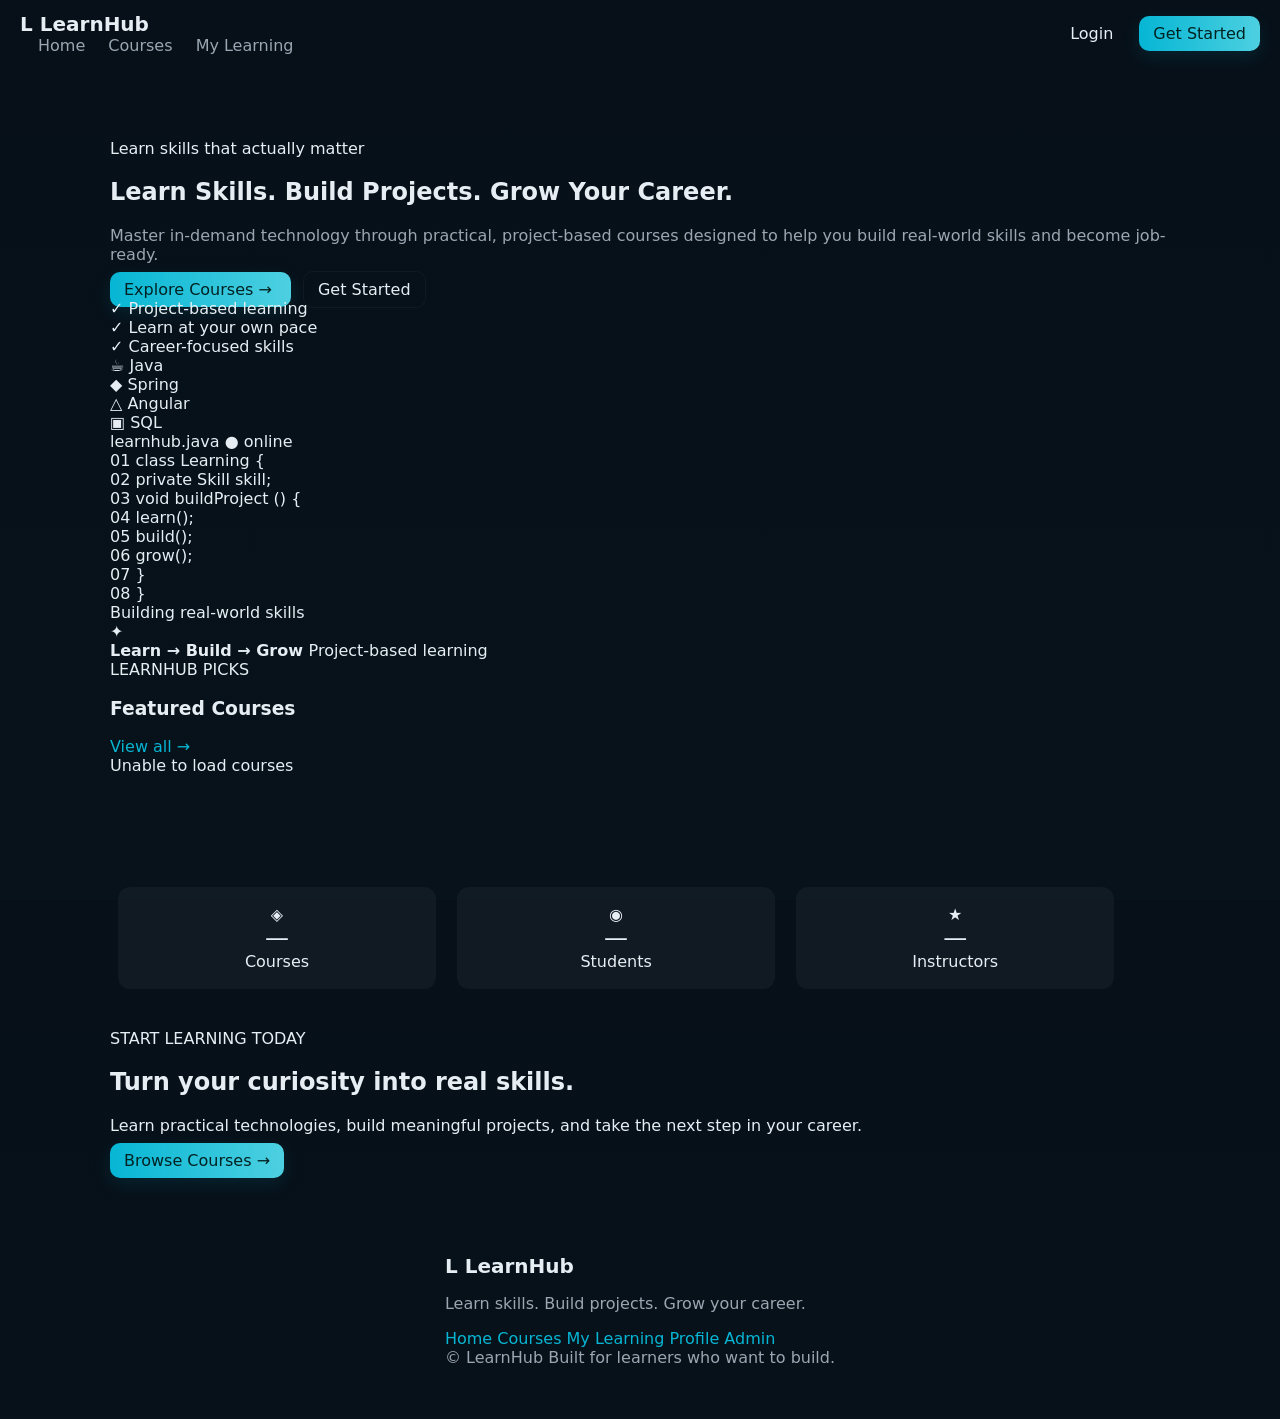
<file: frontend/index.html>
<!doctype html>
<html lang="en">

<head>
  <meta charset="utf-8" />

  <meta
    name="viewport"
    content="width=device-width, initial-scale=1"
  />

  <title>LearnHub — Learn. Build. Grow.</title>

  <meta
    name="description"
    content="LearnHub — project-based developer courses designed to build real-world skills."
  />

  <link rel="stylesheet" href="css/global.css" />
  <link rel="stylesheet" href="css/home.css" />
</head>


<body>

  <div id="app">

    <!-- =================================================
         NAVIGATION
    ================================================== -->

    <header class="nav">

      <div class="nav-left">

        <a
          href="index.html"
          class="logo"
          aria-label="LearnHub Home"
        >
          <span class="logo-mark">L</span>
          <span class="logo-text">LearnHub</span>
        </a>


        <nav
          class="links"
          aria-label="Main navigation"
        >

          <a
            href="index.html"
            class="active"
          >
            Home
          </a>

          <a href="pages/courses.html">
            Courses
          </a>

          <a
            id="nav-my-learning"
            href="pages/my-learning.html"
          >
            My Learning
          </a>

        </nav>

      </div>


      <!--
        IMPORTANT:
        js/app.js dynamically populates this area.
        DO NOT REMOVE THIS ID.
      -->

      <div
        class="nav-right"
        id="nav-auth-area"
        aria-label="Authentication area"
      ></div>

    </header>


    <!-- =================================================
         MAIN CONTENT
    ================================================== -->

    <main>


      <!-- =================================================
           HERO SECTION
      ================================================= -->

      <section class="hero">

        <div class="container hero-layout">


          <!-- =================================================
               HERO CONTENT
          ================================================= -->

          <div class="hero-content">

            <div class="hero-badge">

              <span class="badge-dot"></span>

              Learn skills that actually matter

            </div>


            <h1>

              Learn Skills.

              <span class="hero-highlight">
                Build Projects.
              </span>

              Grow Your Career.

            </h1>


            <p class="lead">

              Master in-demand technology through practical,
              project-based courses designed to help you build
              real-world skills and become job-ready.

            </p>


            <div class="hero-actions">

              <a
                class="btn primary"
                href="pages/courses.html"
              >
                Explore Courses

                <span class="btn-arrow">
                  →
                </span>

              </a>


              <a
                class="btn ghost"
                href="pages/register.html"
              >
                Get Started
              </a>

            </div>


            <!-- Learning benefits -->

            <div class="hero-features">

              <div class="hero-feature">

                <span class="feature-icon">
                  ✓
                </span>

                <span>
                  Project-based learning
                </span>

              </div>


              <div class="hero-feature">

                <span class="feature-icon">
                  ✓
                </span>

                <span>
                  Learn at your own pace
                </span>

              </div>


              <div class="hero-feature">

                <span class="feature-icon">
                  ✓
                </span>

                <span>
                  Career-focused skills
                </span>

              </div>

            </div>

          </div>


          <!-- =================================================
               HERO VISUAL
               
               IMPORTANT:
               This replaces the old fake "Your Learning"
               progress card.
          ================================================== -->

          <div class="hero-illustration">

            <div class="hero-glow glow-one"></div>

            <div class="hero-glow glow-two"></div>


            <!-- =================================================
                 ANIMATED DEVELOPER VISUAL
            ================================================== -->

            <div class="developer-visual">


              <!-- Animated orbit rings -->

              <div class="orbit orbit-one"></div>

              <div class="orbit orbit-two"></div>

              <div class="orbit orbit-three"></div>


              <!-- Floating technology badges -->

              <div class="tech-badge badge-java">

                <span>
                  ☕
                </span>

                Java

              </div>


              <div class="tech-badge badge-spring">

                <span>
                  ◆
                </span>

                Spring

              </div>


              <div class="tech-badge badge-angular">

                <span>
                  △
                </span>

                Angular

              </div>


              <div class="tech-badge badge-sql">

                <span>
                  ▣
                </span>

                SQL

              </div>


              <!-- =================================================
                   MAIN CODE WINDOW
              ================================================== -->

              <div class="code-window">


                <!-- Window header -->

                <div class="code-window-header">

                  <div class="window-dots">

                    <span></span>

                    <span></span>

                    <span></span>

                  </div>


                  <span class="window-title">
                    learnhub.java
                  </span>


                  <span class="window-status">
                    ● online
                  </span>

                </div>


                <!-- Code -->

                <div class="code-content">


                  <div class="code-line">

                    <span class="line-number">
                      01
                    </span>

                    <span class="code-keyword">
                      class
                    </span>

                    <span class="code-class">
                      Learning
                    </span>

                    <span>
                      {
                    </span>

                  </div>


                  <div class="code-line">

                    <span class="line-number">
                      02
                    </span>

                    <span class="indent"></span>

                    <span class="code-keyword">
                      private
                    </span>

                    <span class="code-type">
                      Skill
                    </span>

                    <span>
                      skill;
                    </span>

                  </div>


                  <div class="code-line">

                    <span class="line-number">
                      03
                    </span>

                    <span class="indent"></span>

                    <span class="code-keyword">
                      void
                    </span>

                    <span class="code-method">
                      buildProject
                    </span>

                    <span>
                      () {
                    </span>

                  </div>


                  <div class="code-line">

                    <span class="line-number">
                      04
                    </span>

                    <span class="indent double"></span>

                    <span class="code-text">
                      learn();
                    </span>

                  </div>


                  <div class="code-line">

                    <span class="line-number">
                      05
                    </span>

                    <span class="indent double"></span>

                    <span class="code-text">
                      build();
                    </span>

                  </div>


                  <div class="code-line">

                    <span class="line-number">
                      06
                    </span>

                    <span class="indent double"></span>

                    <span class="code-text">
                      grow();
                    </span>

                  </div>


                  <div class="code-line">

                    <span class="line-number">
                      07
                    </span>

                    <span class="indent"></span>

                    <span>
                      }
                    </span>

                  </div>


                  <div class="code-line">

                    <span class="line-number">
                      08
                    </span>

                    <span>
                      }
                    </span>

                  </div>

                </div>


                <!-- Code footer -->

                <div class="code-footer">

                  <div class="code-progress">

                    <span></span>
                    <span></span>
                    <span></span>
                    <span></span>
                    <span></span>

                  </div>


                  <span class="code-footer-text">
                    Building real-world skills
                  </span>

                </div>

              </div>


              <!-- Small floating learning message -->

              <div class="floating-learning-card">

                <span class="floating-icon">
                  ✦
                </span>


                <div>

                  <strong>
                    Learn → Build → Grow
                  </strong>

                  <span>
                    Project-based learning
                  </span>

                </div>

              </div>

            </div>


            <!-- =================================================
                 FEATURED COURSES
                 
                 IMPORTANT:
                 js/home.js populates this element.
            ================================================== -->

            <div class="featured-card">


              <div class="featured-header">

                <div>

                  <span class="eyebrow">
                    LEARNHUB PICKS
                  </span>

                  <h3>
                    Featured Courses
                  </h3>

                </div>


                <a
                  href="pages/courses.html"
                >
                  View all →
                </a>

              </div>


              <!--
                IMPORTANT:
                js/home.js dynamically populates this.
                DO NOT REMOVE THIS ID.
              -->

              <div
                id="featured-courses"
                class="course-grid"
              ></div>

            </div>

          </div>

        </div>

      </section>


      <!-- =================================================
           PLATFORM STATS
           
           IMPORTANT:
           Existing IDs are preserved because home.js
           updates these values.
      ================================================== -->

      <section
        class="stats-section"
        aria-label="LearnHub statistics"
      >

        <div class="container">

          <div
            class="cards"
            id="home-stats"
          >


            <!-- Courses -->

            <div class="stat">

              <div class="stat-icon">
                ◈
              </div>


              <div class="stat-content">

                <div
                  class="stat-value"
                  id="stat-courses"
                >
                  —
                </div>

                <div class="stat-label">
                  Courses
                </div>

              </div>

            </div>


            <!-- Students -->

            <div class="stat">

              <div class="stat-icon">
                ◉
              </div>


              <div class="stat-content">

                <div
                  class="stat-value"
                  id="stat-students"
                >
                  —
                </div>

                <div class="stat-label">
                  Students
                </div>

              </div>

            </div>


            <!-- Instructors -->

            <div class="stat">

              <div class="stat-icon">
                ★
              </div>


              <div class="stat-content">

                <div
                  class="stat-value"
                  id="stat-instructors"
                >
                  —
                </div>

                <div class="stat-label">
                  Instructors
                </div>

              </div>

            </div>

          </div>

        </div>

      </section>


      <!-- =================================================
           CALL TO ACTION
      ================================================== -->

      <section class="container cta-section">

        <div class="cta-card">


          <div class="cta-content">

            <span class="eyebrow">
              START LEARNING TODAY
            </span>


            <h2>
              Turn your curiosity into real skills.
            </h2>


            <p>

              Learn practical technologies, build meaningful
              projects, and take the next step in your career.

            </p>

          </div>


          <a
            href="pages/courses.html"
            class="btn primary"
          >

            Browse Courses

            <span class="btn-arrow">
              →
            </span>

          </a>

        </div>

      </section>

    </main>


    <!-- =================================================
         FOOTER
    ================================================== -->

    <footer class="footer">

      <div class="container footer-inner">


        <div class="footer-brand">

          <a
            href="index.html"
            class="logo"
          >

            <span class="logo-mark">
              L
            </span>

            <span class="logo-text">
              LearnHub
            </span>

          </a>


          <p>
            Learn skills. Build projects. Grow your career.
          </p>

        </div>


        <div class="footer-links">

          <a href="index.html">
            Home
          </a>

          <a href="pages/courses.html">
            Courses
          </a>

          <a href="pages/my-learning.html">
            My Learning
          </a>

          <a href="pages/profile.html">
            Profile
          </a>

          <a href="pages/admin.html">
            Admin
          </a>

        </div>


        <div class="footer-bottom">

          <span>
            © LearnHub
          </span>

          <span>
            Built for learners who want to build.
          </span>

        </div>

      </div>

    </footer>

  </div>


  <!-- =================================================
       JAVASCRIPT
       DO NOT CHANGE
  ================================================== -->

  <script src="js/api.js"></script>

  <script src="js/app.js"></script>

  <script src="js/home.js"></script>

</body>

</html>
</file>
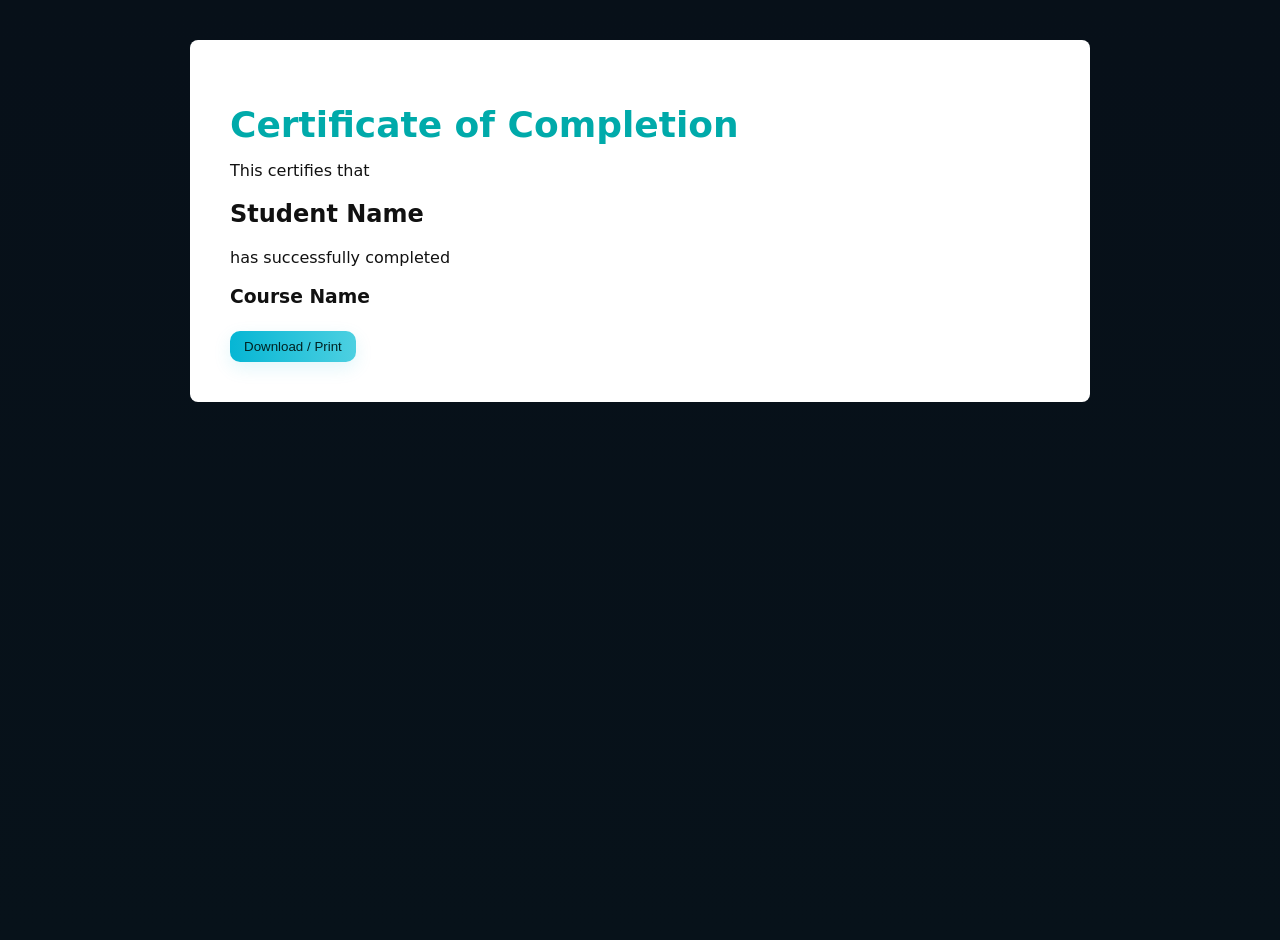
<file: frontend/pages/certificate.html>
<!doctype html>
<html lang="en">
<head>
  <meta charset="utf-8" />
  <meta name="viewport" content="width=device-width,initial-scale=1" />
  <title>Certificate — LearnHub</title>
  <link rel="stylesheet" href="../css/global.css" />
  <style>
    /* simple print-friendly certificate */
    .certificate { max-width:900px; margin:40px auto; padding:40px; background:#fff; color:#111; border-radius:8px; }
    .certificate h1{ font-size:36px; margin-bottom:10px; color:#0aa; }
    .certificate .meta{ margin-top:24px; font-size:18px; }
    @media print { body { background: none; } }
  </style>
</head>
<body>
  <div class="container">
    <div class="certificate" id="certificate">
      <h1>Certificate of Completion</h1>
      <p>This certifies that</p>
      <h2 id="cert-fullname">Student Name</h2>
      <p>has successfully completed</p>
      <h3 id="cert-course">Course Name</h3>
      <div class="meta"><span id="cert-date"></span></div>
      <div style="margin-top:20px"><button onclick="window.print()" class="btn primary">Download / Print</button></div>
    </div>
  </div>

  <script src="../js/api.js"></script>
  <script src="../js/app.js"></script>
  <script src="../js/certificate.js"></script>
</body>
</html>
</file>
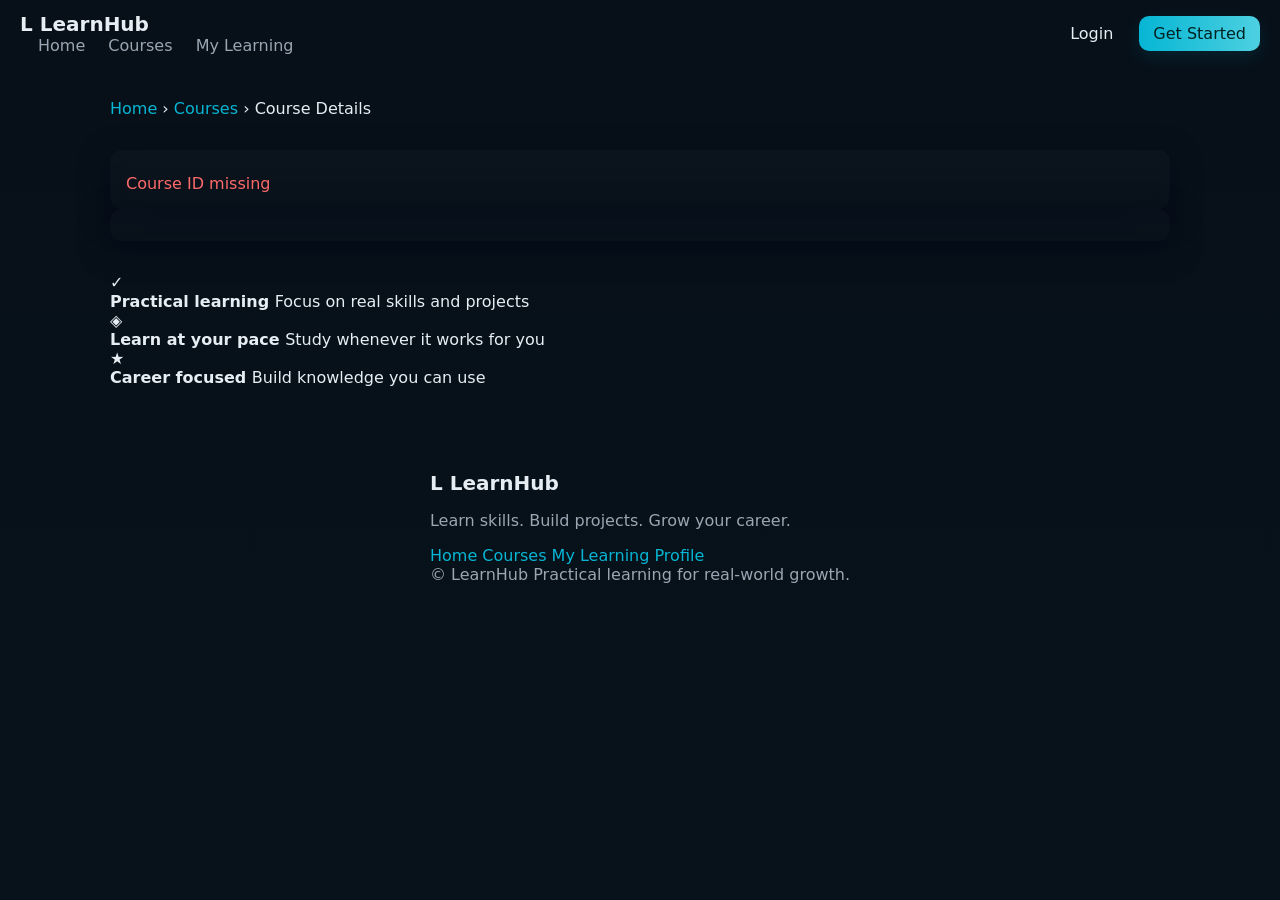
<file: frontend/pages/course-details.html>
<!doctype html>
<html lang="en">
<head>
  <meta charset="utf-8" />
  <meta
    name="viewport"
    content="width=device-width, initial-scale=1"
  />

  <title>Course Details — LearnHub</title>

  <meta
    name="description"
    content="View course details, curriculum and start learning with LearnHub."
  />

  <link rel="stylesheet" href="../css/global.css" />
  <link rel="stylesheet" href="../css/courses.css" />
</head>

<body>

  <div id="app">

    <!-- =========================
         NAVIGATION
    ========================== -->
    <header class="nav">

      <div class="nav-left">

        <a
          href="../index.html"
          class="logo"
          aria-label="LearnHub Home"
        >
          <span class="logo-mark">L</span>
          <span class="logo-text">LearnHub</span>
        </a>

        <nav
          class="links"
          aria-label="Main navigation"
        >
          <a href="../index.html">
            Home
          </a>

          <a
            href="courses.html"
            class="active"
          >
            Courses
          </a>

          <a href="my-learning.html">
            My Learning
          </a>
        </nav>

      </div>

      <!-- Populated by js/app.js -->
      <div
        class="nav-right"
        id="nav-auth-area"
        aria-label="Authentication area"
      ></div>

    </header>


    <!-- =========================
         COURSE DETAIL PAGE
    ========================== -->

    <main class="course-detail-page">

      <!-- Breadcrumb -->
      <div class="container course-breadcrumb">

        <a href="../index.html">
          Home
        </a>

        <span>›</span>

        <a href="courses.html">
          Courses
        </a>

        <span>›</span>

        <span class="breadcrumb-current">
          Course Details
        </span>

      </div>


      <!-- Main Course Area -->
      <section class="container course-detail">

        <!-- Main course information -->
        <div
          id="course-card"
          class="card glass"
        ></div>


        <!-- Course actions -->
        <aside
          id="course-actions"
          class="card glass"
          aria-label="Course actions"
        ></aside>

      </section>


      <!-- Supporting Information -->
      <section class="container course-info-section">

        <div class="course-info-grid">

          <div class="info-item">

            <span class="info-icon">
              ✓
            </span>

            <div>
              <strong>
                Practical learning
              </strong>

              <span>
                Focus on real skills and projects
              </span>
            </div>

          </div>


          <div class="info-item">

            <span class="info-icon">
              ◈
            </span>

            <div>
              <strong>
                Learn at your pace
              </strong>

              <span>
                Study whenever it works for you
              </span>
            </div>

          </div>


          <div class="info-item">

            <span class="info-icon">
              ★
            </span>

            <div>
              <strong>
                Career focused
              </strong>

              <span>
                Build knowledge you can use
              </span>
            </div>

          </div>

        </div>

      </section>

    </main>


    <!-- =========================
         FOOTER
    ========================== -->

    <footer class="footer">

      <div class="container footer-inner">

        <div class="footer-brand">

          <a
            href="../index.html"
            class="logo"
          >
            <span class="logo-mark">L</span>
            <span class="logo-text">LearnHub</span>
          </a>

          <p>
            Learn skills. Build projects. Grow your career.
          </p>

        </div>


        <div class="footer-links">

          <a href="../index.html">
            Home
          </a>

          <a href="courses.html">
            Courses
          </a>

          <a href="my-learning.html">
            My Learning
          </a>

          <a href="profile.html">
            Profile
          </a>

        </div>


        <div class="footer-bottom">

          <span>
            © LearnHub
          </span>

          <span>
            Practical learning for real-world growth.
          </span>

        </div>

      </div>

    </footer>

  </div>


  <!-- =========================
       JAVASCRIPT
       DO NOT REMOVE
  ========================== -->

  <script src="../js/api.js"></script>
  <script src="../js/app.js"></script>
  <script src="../js/course-details.js"></script>

</body>
</html>
</file>
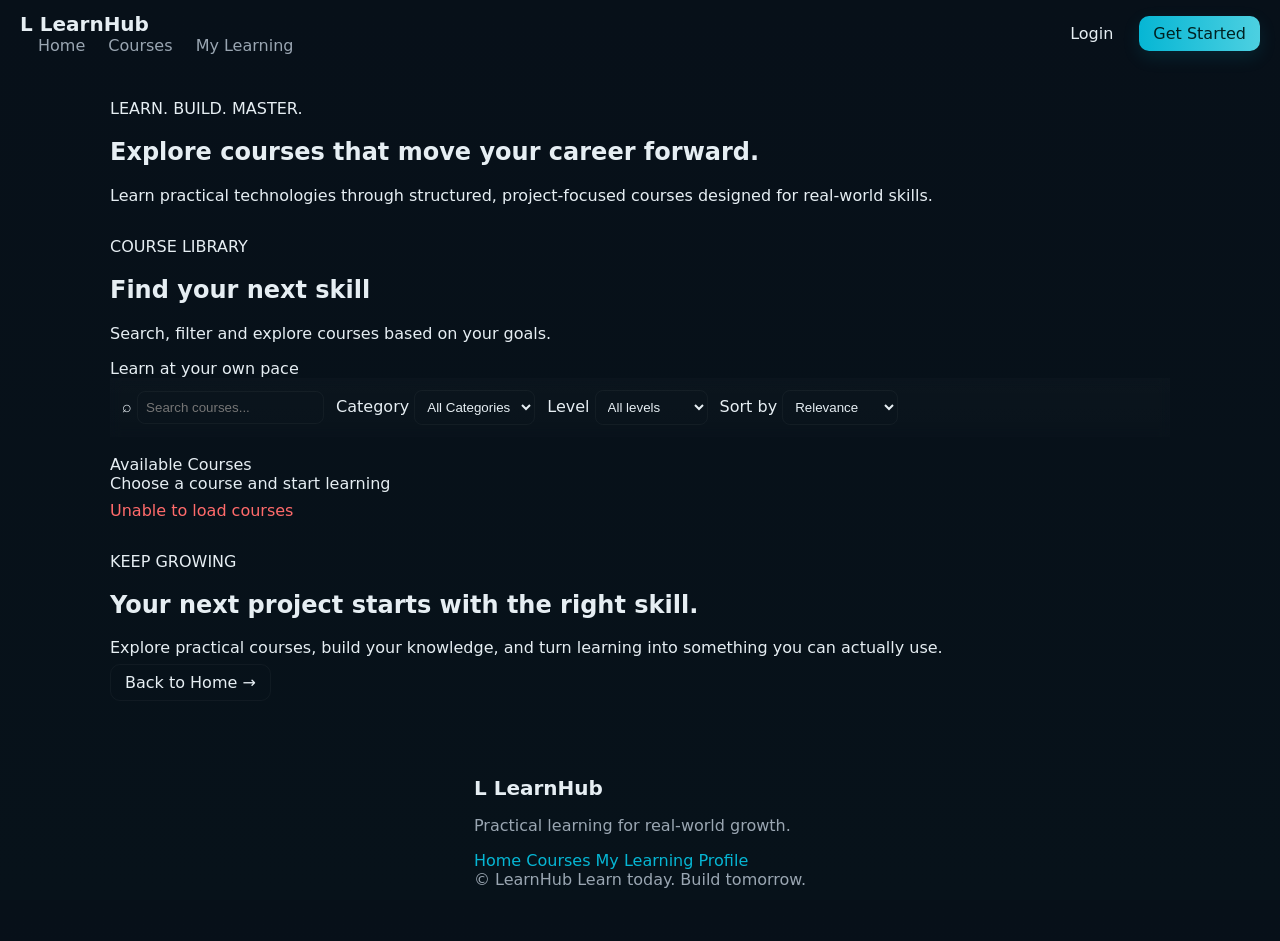
<file: frontend/pages/courses.html>
<!doctype html>
<html lang="en">
<head>
  <meta charset="utf-8" />
  <meta name="viewport" content="width=device-width, initial-scale=1" />

  <title>Courses — LearnHub</title>

  <meta
    name="description"
    content="Explore project-based technology courses on LearnHub."
  />

  <link rel="stylesheet" href="../css/global.css" />
  <link rel="stylesheet" href="../css/courses.css" />
</head>

<body>

  <div id="app">

    <!-- =========================
         NAVIGATION
    ========================== -->
    <header class="nav">

      <div class="nav-left">

        <a
          href="../index.html"
          class="logo"
          aria-label="LearnHub Home"
        >
          <span class="logo-mark">L</span>
          <span class="logo-text">LearnHub</span>
        </a>

        <nav
          class="links"
          aria-label="Main navigation"
        >
          <a href="../index.html">
            Home
          </a>

          <a href="courses.html" class="active">
            Courses
          </a>

          <a href="my-learning.html">
            My Learning
          </a>
        </nav>

      </div>

      <!-- Populated by js/app.js -->
      <div
        class="nav-right"
        id="nav-auth-area"
        aria-label="Authentication area"
      ></div>

    </header>


    <!-- =========================
         MAIN CONTENT
    ========================== -->
    <main>

      <!-- =========================
           COURSE HERO
      ========================== -->
      <section class="courses-hero">

        <div class="container">

          <div class="courses-hero-content">

            <span class="eyebrow">
              LEARN. BUILD. MASTER.
            </span>

            <h1>
              Explore courses that
              <span>move your career forward.</span>
            </h1>

            <p>
              Learn practical technologies through structured,
              project-focused courses designed for real-world skills.
            </p>

          </div>

        </div>

      </section>


      <!-- =========================
           COURSE EXPLORER
      ========================== -->
      <section class="container courses-section">

        <div class="courses-heading">

          <div>
            <span class="section-label">
              COURSE LIBRARY
            </span>

            <h2>
              Find your next skill
            </h2>

            <p>
              Search, filter and explore courses based on your goals.
            </p>
          </div>

          <div class="course-count-badge">
            <span class="count-dot"></span>
            Learn at your own pace
          </div>

        </div>


        <!-- =========================
             FILTER BAR
        ========================== -->
        <section
          class="filters glass"
          aria-label="Course filters"
        >

          <div class="filter-search">

            <span
              class="filter-icon"
              aria-hidden="true"
            >
              ⌕
            </span>

            <!-- IMPORTANT: keep this ID -->
            <input
              id="search-input"
              type="search"
              placeholder="Search courses..."
              autocomplete="off"
            />

          </div>


          <div class="filter-group">

            <label for="filter-category">
              Category
            </label>

            <!-- IMPORTANT: keep this ID -->
            <select id="filter-category">
              <option value="">
                All Categories
              </option>
            </select>

          </div>


          <div class="filter-group">

            <label for="filter-level">
              Level
            </label>

            <!-- IMPORTANT: keep this ID -->
            <select id="filter-level">

              <option value="">
                All levels
              </option>

              <option value="Beginner">
                Beginner
              </option>

              <option value="Intermediate">
                Intermediate
              </option>

              <option value="Advanced">
                Advanced
              </option>

            </select>

          </div>


          <div class="filter-group">

            <label for="sort-by">
              Sort by
            </label>

            <!-- IMPORTANT: keep this ID -->
            <select id="sort-by">

              <option value="relevance">
                Relevance
              </option>

              <option value="new">
                Newest
              </option>

              <option value="popular">
                Most popular
              </option>

            </select>

          </div>

        </section>


        <!-- =========================
             COURSE RESULTS HEADER
        ========================== -->
        <div class="results-header">

          <div class="results-title">
            <span class="results-accent"></span>

            <span>
              Available Courses
            </span>
          </div>

          <div class="results-helper">
            Choose a course and start learning
          </div>

        </div>


        <!-- =========================
             COURSE LIST
        ========================== -->

        <!-- IMPORTANT:
             js/courses.js populates this element.
             Keep this ID unchanged.
        -->
        <section
          id="courses-list"
          class="course-grid"
          aria-live="polite"
        ></section>

      </section>


      <!-- =========================
           BOTTOM CTA
      ========================== -->
      <section class="container course-cta-section">

        <div class="course-cta">

          <div class="cta-decoration">
            <span></span>
            <span></span>
            <span></span>
          </div>

          <div class="course-cta-content">

            <span class="eyebrow">
              KEEP GROWING
            </span>

            <h2>
              Your next project starts with the right skill.
            </h2>

            <p>
              Explore practical courses, build your knowledge,
              and turn learning into something you can actually use.
            </p>

          </div>

          <a
            href="../index.html"
            class="btn ghost"
          >
            Back to Home
            <span class="btn-arrow">→</span>
          </a>

        </div>

      </section>

    </main>


    <!-- =========================
         FOOTER
    ========================== -->
    <footer class="footer">

      <div class="container footer-inner">

        <div class="footer-brand">

          <a
            href="../index.html"
            class="logo"
          >
            <span class="logo-mark">L</span>
            <span class="logo-text">LearnHub</span>
          </a>

          <p>
            Practical learning for real-world growth.
          </p>

        </div>


        <div class="footer-links">

          <a href="../index.html">
            Home
          </a>

          <a href="courses.html">
            Courses
          </a>

          <a href="my-learning.html">
            My Learning
          </a>

          <a href="profile.html">
            Profile
          </a>

        </div>


        <div class="footer-bottom">

          <span>
            © LearnHub
          </span>

          <span>
            Learn today. Build tomorrow.
          </span>

        </div>

      </div>

    </footer>

  </div>


  <!-- =========================
       JAVASCRIPT
       DO NOT REMOVE
  ========================== -->

  <script src="../js/api.js"></script>
  <script src="../js/app.js"></script>
  <script src="../js/courses.js"></script>

</body>
</html>
</file>
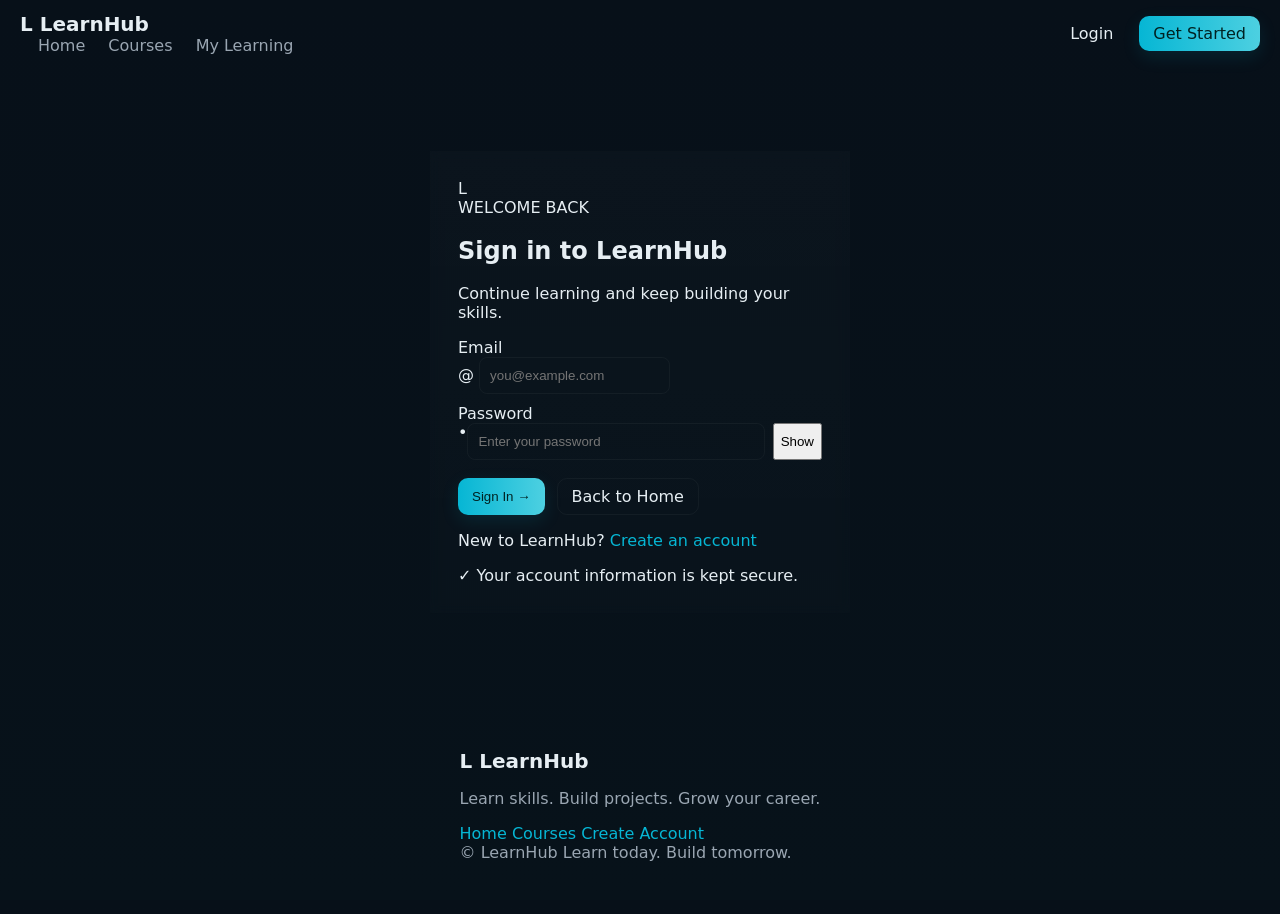
<file: frontend/pages/login.html>
<!doctype html>
<html lang="en">

<head>
  <meta charset="utf-8" />

  <meta
    name="viewport"
    content="width=device-width, initial-scale=1"
  />

  <title>Sign In — LearnHub</title>

  <meta
    name="description"
    content="Sign in to your LearnHub account and continue learning."
  />

  <link rel="stylesheet" href="../css/global.css" />
  <link rel="stylesheet" href="../css/auth.css" />
</head>


<body>

  <div id="app">

    <!-- =================================================
         NAVIGATION
    ================================================== -->

    <header class="nav">

      <div class="nav-left">

        <a
          href="../index.html"
          class="logo"
          aria-label="LearnHub Home"
        >
          <span class="logo-mark">L</span>
          <span class="logo-text">LearnHub</span>
        </a>

        <nav
          class="links"
          aria-label="Main navigation"
        >

          <a href="../index.html">
            Home
          </a>

          <a href="courses.html">
            Courses
          </a>

          <a href="my-learning.html">
            My Learning
          </a>

        </nav>

      </div>


      <!-- Populated by app.js -->
      <div
        class="nav-right"
        id="nav-auth-area"
        aria-label="Authentication area"
      ></div>

    </header>


    <!-- =================================================
         AUTH PAGE
    ================================================== -->

    <main class="auth-page">

      <div class="auth-background">

        <span class="auth-orb auth-orb-one"></span>
        <span class="auth-orb auth-orb-two"></span>

      </div>


      <section class="auth-container">


        <!-- =============================================
             LOGIN CARD
        ============================================== -->

        <div class="auth-card glass">


          <!-- Card Header -->

          <div class="auth-header">

            <div class="auth-logo">
              L
            </div>

            <span class="eyebrow">
              WELCOME BACK
            </span>

            <h1>
              Sign in to LearnHub
            </h1>

            <p>
              Continue learning and keep building your skills.
            </p>

          </div>


          <!-- =========================================
               LOGIN FORM
          ========================================== -->

          <form
            id="login-form"
            novalidate
          >

            <!-- Email -->

            <div class="form-group">

              <label for="email">
                Email
              </label>

              <div class="input-wrapper">

                <span class="input-icon">
                  @
                </span>

                <input
                  id="email"
                  name="email"
                  type="email"
                  placeholder="you@example.com"
                  autocomplete="email"
                  required
                />

              </div>

            </div>


            <!-- Password -->

            <div class="form-group">

              <label for="password">
                Password
              </label>

              <div class="password-input">

                <span class="input-icon">
                  •
                </span>

                <input
                  name="password"
                  id="password"
                  type="password"
                  placeholder="Enter your password"
                  autocomplete="current-password"
                  required
                />

                <!-- IMPORTANT: auth.js uses this ID -->
                <button
                  type="button"
                  id="toggle-password"
                  class="icon-btn"
                  aria-label="Show password"
                  aria-controls="password"
                >
                  Show
                </button>

              </div>

            </div>


            <!-- Error -->

            <!-- IMPORTANT: auth.js uses this ID -->
            <div
              id="login-error"
              class="error"
              role="alert"
              aria-live="polite"
              style="display:none"
            ></div>


            <!-- Actions -->

            <div class="actions">

              <!-- IMPORTANT: auth.js uses this ID -->
              <button
                class="btn primary login-button"
                type="submit"
                id="login-submit"
              >
                Sign In
                <span class="btn-arrow">
                  →
                </span>
              </button>

              <a
                class="btn ghost"
                href="../index.html"
              >
                Back to Home
              </a>

            </div>

          </form>


          <!-- Register -->

          <p class="auth-switch">

            New to LearnHub?

            <a href="register.html">
              Create an account
            </a>

          </p>


          <!-- Security note -->

          <div class="auth-security">

            <span class="security-icon">
              ✓
            </span>

            <span>
              Your account information is kept secure.
            </span>

          </div>

        </div>

      </section>

    </main>


    <!-- =================================================
         FOOTER
    ================================================== -->

    <footer class="footer">

      <div class="container footer-inner">

        <div class="footer-brand">

          <a
            href="../index.html"
            class="logo"
          >
            <span class="logo-mark">L</span>
            <span class="logo-text">LearnHub</span>
          </a>

          <p>
            Learn skills. Build projects. Grow your career.
          </p>

        </div>


        <div class="footer-links">

          <a href="../index.html">
            Home
          </a>

          <a href="courses.html">
            Courses
          </a>

          <a href="register.html">
            Create Account
          </a>

        </div>


        <div class="footer-bottom">

          <span>
            © LearnHub
          </span>

          <span>
            Learn today. Build tomorrow.
          </span>

        </div>

      </div>

    </footer>

  </div>


  <!-- =================================================
       JAVASCRIPT
       DO NOT REMOVE
  ================================================== -->

  <script src="../js/api.js"></script>
  <script src="../js/app.js"></script>
  <script src="../js/auth.js"></script>

</body>

</html>
</file>
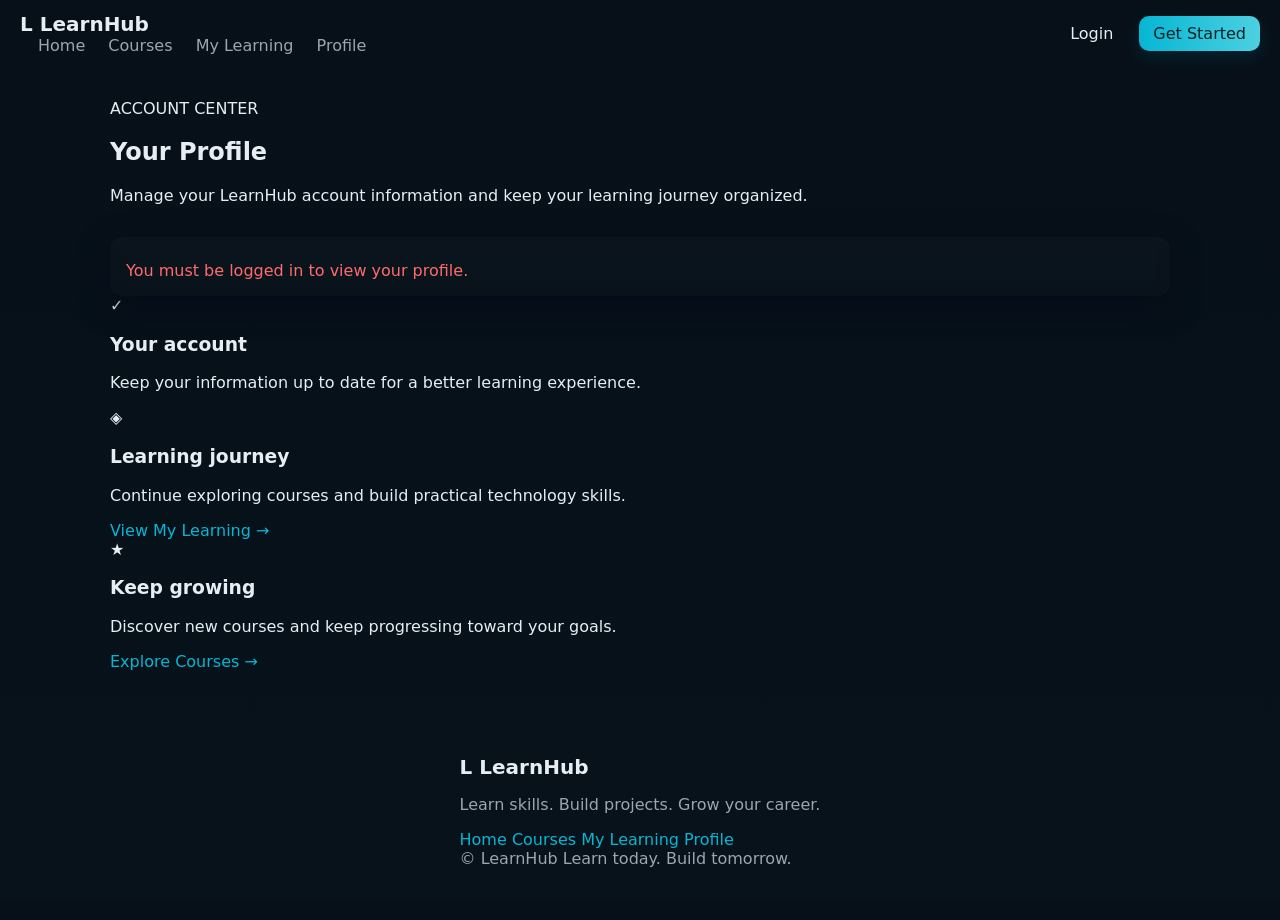
<file: frontend/pages/profile.html>
<!doctype html>
<html lang="en">

<head>
  <meta charset="utf-8" />

  <meta
    name="viewport"
    content="width=device-width, initial-scale=1"
  />

  <title>Profile — LearnHub</title>

  <meta
    name="description"
    content="Manage your LearnHub profile and account information."
  />

  <link rel="stylesheet" href="../css/global.css" />
  <link rel="stylesheet" href="../css/dashboard.css" />
</head>


<body>

  <div id="app">

    <!-- ============================================
         NAVIGATION
    ============================================= -->

    <header class="nav">

      <div class="nav-left">

        <a
          href="../index.html"
          class="logo"
          aria-label="LearnHub Home"
        >
          <span class="logo-mark">L</span>
          <span class="logo-text">LearnHub</span>
        </a>

        <nav
          class="links"
          aria-label="Main navigation"
        >

          <a href="../index.html">
            Home
          </a>

          <a href="courses.html">
            Courses
          </a>

          <a href="my-learning.html">
            My Learning
          </a>

          <a href="profile.html" class="active">
            Profile
          </a>

        </nav>

      </div>


      <!-- Populated by app.js -->
      <div
        class="nav-right"
        id="nav-auth-area"
        aria-label="Authentication area"
      ></div>

    </header>


    <!-- ============================================
         PROFILE PAGE
    ============================================= -->

    <main class="profile-page">

      <!-- Profile hero -->
      <section class="profile-hero">

        <div class="container profile-hero-inner">

          <div class="profile-heading">

            <span class="eyebrow">
              ACCOUNT CENTER
            </span>

            <h1>
              Your Profile
            </h1>

            <p>
              Manage your LearnHub account information and
              keep your learning journey organized.
            </p>

          </div>

        </div>

      </section>


      <!-- ============================================
           PROFILE CONTENT
      ============================================= -->

      <section class="container profile-content">

        <div class="profile-layout">


          <!-- Profile Card -->

          <section
            class="card glass profile-card"
            id="profile-card"
          >

            <div class="profile-card-header">

              <div class="profile-avatar">
                <span>
                  L
                </span>
              </div>

              <div class="profile-card-title">

                <span class="section-label">
                  ACCOUNT DETAILS
                </span>

                <h2>
                  Profile
                </h2>

                <p>
                  Your LearnHub account information
                </p>

              </div>

            </div>


            <div class="profile-divider"></div>


            <!--
              IMPORTANT:
              profile.js dynamically populates this element.

              Keep this ID unchanged.
            -->
            <div
              id="profile-details"
              class="profile-details"
            ></div>

          </section>


          <!-- Profile Side Panel -->

          <aside class="profile-side">

            <div class="profile-side-card">

              <div class="side-icon">
                ✓
              </div>

              <div>

                <h3>
                  Your account
                </h3>

                <p>
                  Keep your information up to date
                  for a better learning experience.
                </p>

              </div>

            </div>


            <div class="profile-side-card">

              <div class="side-icon">
                ◈
              </div>

              <div>

                <h3>
                  Learning journey
                </h3>

                <p>
                  Continue exploring courses and
                  build practical technology skills.
                </p>

                <a
                  href="my-learning.html"
                  class="side-link"
                >
                  View My Learning →
                </a>

              </div>

            </div>


            <div class="profile-side-card">

              <div class="side-icon">
                ★
              </div>

              <div>

                <h3>
                  Keep growing
                </h3>

                <p>
                  Discover new courses and keep
                  progressing toward your goals.
                </p>

                <a
                  href="courses.html"
                  class="side-link"
                >
                  Explore Courses →
                </a>

              </div>

            </div>

          </aside>

        </div>

      </section>

    </main>


    <!-- ============================================
         FOOTER
    ============================================= -->

    <footer class="footer">

      <div class="container footer-inner">

        <div class="footer-brand">

          <a
            href="../index.html"
            class="logo"
          >
            <span class="logo-mark">L</span>
            <span class="logo-text">LearnHub</span>
          </a>

          <p>
            Learn skills. Build projects. Grow your career.
          </p>

        </div>


        <div class="footer-links">

          <a href="../index.html">
            Home
          </a>

          <a href="courses.html">
            Courses
          </a>

          <a href="my-learning.html">
            My Learning
          </a>

          <a href="profile.html">
            Profile
          </a>

        </div>


        <div class="footer-bottom">

          <span>
            © LearnHub
          </span>

          <span>
            Learn today. Build tomorrow.
          </span>

        </div>

      </div>

    </footer>

  </div>


  <!-- ============================================
       JAVASCRIPT
       DO NOT REMOVE
  ============================================= -->

  <script src="../js/api.js"></script>
  <script src="../js/app.js"></script>
  <script src="../js/profile.js"></script>

</body>

</html>
</file>
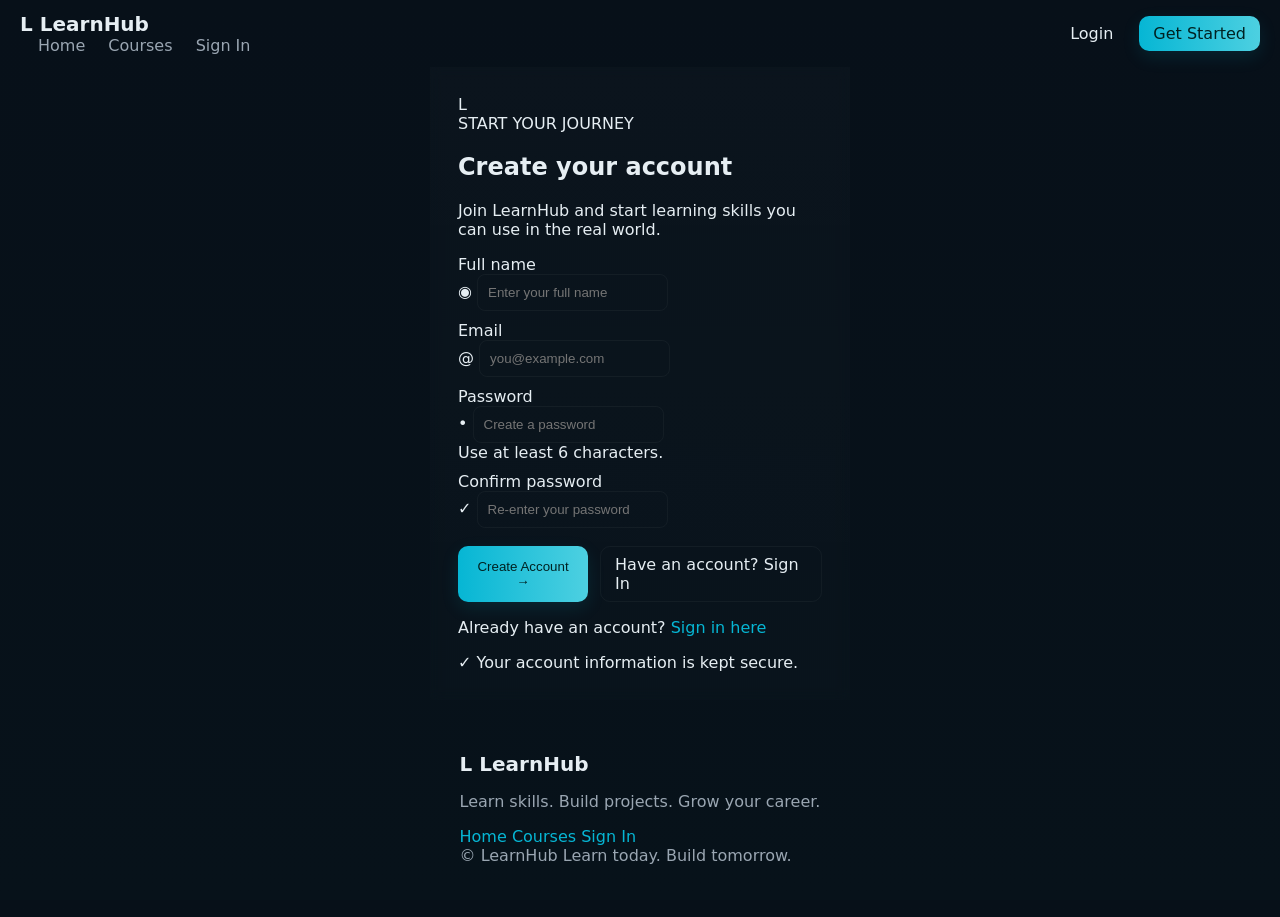
<file: frontend/pages/register.html>
<!doctype html>
<html lang="en">

<head>
  <meta charset="utf-8" />

  <meta
    name="viewport"
    content="width=device-width, initial-scale=1"
  />

  <title>Create Account — LearnHub</title>

  <meta
    name="description"
    content="Create your LearnHub account and start building real-world skills."
  />

  <link rel="stylesheet" href="../css/global.css" />
  <link rel="stylesheet" href="../css/auth.css" />
</head>


<body>

  <div id="app">

    <!-- =================================================
         NAVIGATION
    ================================================== -->

    <header class="nav">

      <div class="nav-left">

        <a
          href="../index.html"
          class="logo"
          aria-label="LearnHub Home"
        >
          <span class="logo-mark">L</span>
          <span class="logo-text">LearnHub</span>
        </a>

        <nav
          class="links"
          aria-label="Main navigation"
        >

          <a href="../index.html">
            Home
          </a>

          <a href="courses.html">
            Courses
          </a>

          <a href="login.html">
            Sign In
          </a>

        </nav>

      </div>


      <!-- Populated by app.js -->
      <div
        class="nav-right"
        id="nav-auth-area"
        aria-label="Authentication area"
      ></div>

    </header>


    <!-- =================================================
         REGISTER PAGE
    ================================================== -->

    <main class="auth-page">

      <div class="auth-background">

        <span class="auth-orb auth-orb-one"></span>
        <span class="auth-orb auth-orb-two"></span>

      </div>


      <section class="auth-container">

        <!-- =================================================
             REGISTER CARD
        ================================================== -->

        <div class="auth-card glass">


          <!-- Header -->

          <div class="auth-header">

            <div class="auth-logo">
              L
            </div>

            <span class="eyebrow">
              START YOUR JOURNEY
            </span>

            <h1>
              Create your account
            </h1>

            <p>
              Join LearnHub and start learning skills
              you can use in the real world.
            </p>

          </div>


          <!-- =================================================
               REGISTER FORM
          ================================================= -->

          <form
            id="register-form"
          >

            <!-- Full Name -->

            <div class="form-group">

              <label for="full-name">
                Full name
              </label>

              <div class="input-wrapper">

                <span class="input-icon">
                  ◉
                </span>

                <input
                  id="full-name"
                  name="fullName"
                  type="text"
                  placeholder="Enter your full name"
                  autocomplete="name"
                  required
                />

              </div>

            </div>


            <!-- Email -->

            <div class="form-group">

              <label for="register-email">
                Email
              </label>

              <div class="input-wrapper">

                <span class="input-icon">
                  @
                </span>

                <input
                  id="register-email"
                  name="email"
                  type="email"
                  placeholder="you@example.com"
                  autocomplete="email"
                  required
                />

              </div>

            </div>


            <!-- Password -->

            <div class="form-group">

              <label for="register-password">
                Password
              </label>

              <div class="input-wrapper">

                <span class="input-icon">
                  •
                </span>

                <input
                  id="register-password"
                  name="password"
                  type="password"
                  placeholder="Create a password"
                  autocomplete="new-password"
                  minlength="6"
                  required
                />

              </div>

              <span class="field-hint">
                Use at least 6 characters.
              </span>

            </div>


            <!-- Confirm Password -->

            <div class="form-group">

              <label for="confirm-password">
                Confirm password
              </label>

              <div class="input-wrapper">

                <span class="input-icon">
                  ✓
                </span>

                <input
                  id="confirm-password"
                  name="confirmPassword"
                  type="password"
                  placeholder="Re-enter your password"
                  autocomplete="new-password"
                  minlength="6"
                  required
                />

              </div>

            </div>


            <!-- Error -->

            <div
              id="register-error"
              class="error"
              role="alert"
              aria-live="polite"
              style="display:none"
            ></div>


            <!-- Actions -->

            <div class="actions">

              <!-- IMPORTANT:
                   auth.js uses this ID
              -->

              <button
                class="btn primary"
                type="submit"
                id="register-submit"
              >
                Create Account
                <span class="btn-arrow">
                  →
                </span>
              </button>


              <a
                class="btn ghost"
                href="login.html"
              >
                Have an account?
                Sign In
              </a>

            </div>

          </form>


          <!-- Existing User -->

          <p class="auth-switch">

            Already have an account?

            <a href="login.html">
              Sign in here
            </a>

          </p>


          <!-- Security note -->

          <div class="auth-security">

            <span class="security-icon">
              ✓
            </span>

            <span>
              Your account information is kept secure.
            </span>

          </div>

        </div>

      </section>

    </main>


    <!-- =================================================
         FOOTER
    ================================================== -->

    <footer class="footer">

      <div class="container footer-inner">

        <div class="footer-brand">

          <a
            href="../index.html"
            class="logo"
          >
            <span class="logo-mark">L</span>
            <span class="logo-text">LearnHub</span>
          </a>

          <p>
            Learn skills. Build projects. Grow your career.
          </p>

        </div>


        <div class="footer-links">

          <a href="../index.html">
            Home
          </a>

          <a href="courses.html">
            Courses
          </a>

          <a href="login.html">
            Sign In
          </a>

        </div>


        <div class="footer-bottom">

          <span>
            © LearnHub
          </span>

          <span>
            Learn today. Build tomorrow.
          </span>

        </div>

      </div>

    </footer>

  </div>


  <!-- =================================================
       JAVASCRIPT
       DO NOT REMOVE
  ================================================== -->

  <script src="../js/api.js"></script>
  <script src="../js/app.js"></script>
  <script src="../js/auth.js"></script>

</body>

</html>
</file>
<file: frontend/css/global.css>
:root{
  --bg:#0b0f14;
  --card:#0f1720cc;
  --glass: rgba(255,255,255,0.04);
  --accent:#06b6d4;
  --muted:#9aa6b2;
  --text:#e6eef3;
  --radius:12px;
}
*{box-sizing:border-box}
html,body{height:100%;margin:0;background:linear-gradient(180deg,#071019 0%, #07121a 100%);color:var(--text);font-family:Inter,ui-sans-serif,system-ui,-apple-system,"Segoe UI",Roboto,"Helvetica Neue",Arial;}
a{color:var(--accent);text-decoration:none}
.container{max-width:1100px;margin:32px auto;padding:0 20px}
.nav{display:flex;align-items:center;justify-content:space-between;padding:12px 20px}
.logo{font-weight:700;font-size:20px;color:var(--text)}
.links a{margin-left:18px;color:var(--muted)}
.nav-right{display:flex;align-items:center;gap:12px}
.btn{padding:8px 14px;border-radius:10px;border:none;cursor:pointer;background:transparent;color:var(--text)}
.btn.primary{background:linear-gradient(90deg,var(--accent),#4dd0e1);color:#022;box-shadow:0 6px 18px rgba(6,182,212,0.12)}
.btn.ghost{border:1px solid rgba(255,255,255,0.04)}
.card{background:var(--card);padding:16px;border-radius:var(--radius);box-shadow:0 8px 30px rgba(2,6,23,0.6)}
.glass{backdrop-filter:blur(6px);background:linear-gradient(180deg, rgba(255,255,255,0.02), rgba(255,255,255,0.01))}
.error{color:#ff6b6b;margin-top:8px}
.lead{color:var(--muted)}
.course-grid{display:grid;grid-template-columns:repeat(auto-fill,minmax(240px,1fr));gap:16px}
.course-card{padding:12px;border-radius:12px;background:linear-gradient(180deg, rgba(255,255,255,0.02), rgba(255,255,255,0.01))}
.stat{display:inline-block;width:30%;text-align:center;padding:18px;border-radius:12px;background:var(--glass);margin:8px}
.stat-value{font-size:24px;color:var(--text)}
.footer{display:flex;justify-content:space-between;color:var(--muted);padding:20px}
@media (max-width:768px){ .stat{width:100%} .nav{flex-direction:column;align-items:flex-start} }
</file>
<file: frontend/css/home.css>
.hero{display:flex;gap:24px;align-items:center;padding:40px 0}
.hero-content{flex:1}
.hero-illustration{width:460px}
.hero-actions .btn{margin-right:12px}
.course-card .meta{color:var(--muted);font-size:13px;margin-top:8px}
</file>
<file: frontend/css/courses.css>
.filters{display:flex;gap:12px;padding:12px;margin-bottom:18px;align-items:center}
.filters input, .filters select{padding:8px;border-radius:8px;border:1px solid rgba(255,255,255,0.04);background:transparent;color:var(--text)}
.course-card{display:flex;flex-direction:column;gap:8px}
.course-card .title{font-weight:600}
.course-card .meta{font-size:13px;color:var(--muted)}
</file>
<file: frontend/css/auth.css>
.auth-page{display:flex;justify-content:center;align-items:center;min-height:70vh}
.auth-card{width:420px;padding:28px}
.auth-card h2{margin-top:0}
.auth-card form{display:flex;flex-direction:column;gap:10px}
.auth-card input{padding:10px;border-radius:8px;border:1px solid rgba(255,255,255,0.04);background:transparent;color:var(--text)}
.password-input{display:flex}
.password-input input{flex:1}
.icon-btn{margin-left:8px}
.actions{display:flex;gap:12px;margin-top:8px}
.muted{color:var(--muted);font-size:14px}
</file>
<file: frontend/css/dashboard.css>
.enrollments{display:grid;gap:12px}
.enrollment-card{display:flex;align-items:center;justify-content:space-between;padding:12px;border-radius:10px}
.progress-bar{height:10px;background:rgba(255,255,255,0.06);border-radius:8px;overflow:hidden}
.progress-fill{height:100%;background:linear-gradient(90deg,var(--accent),#4dd0e1)}
</file>
